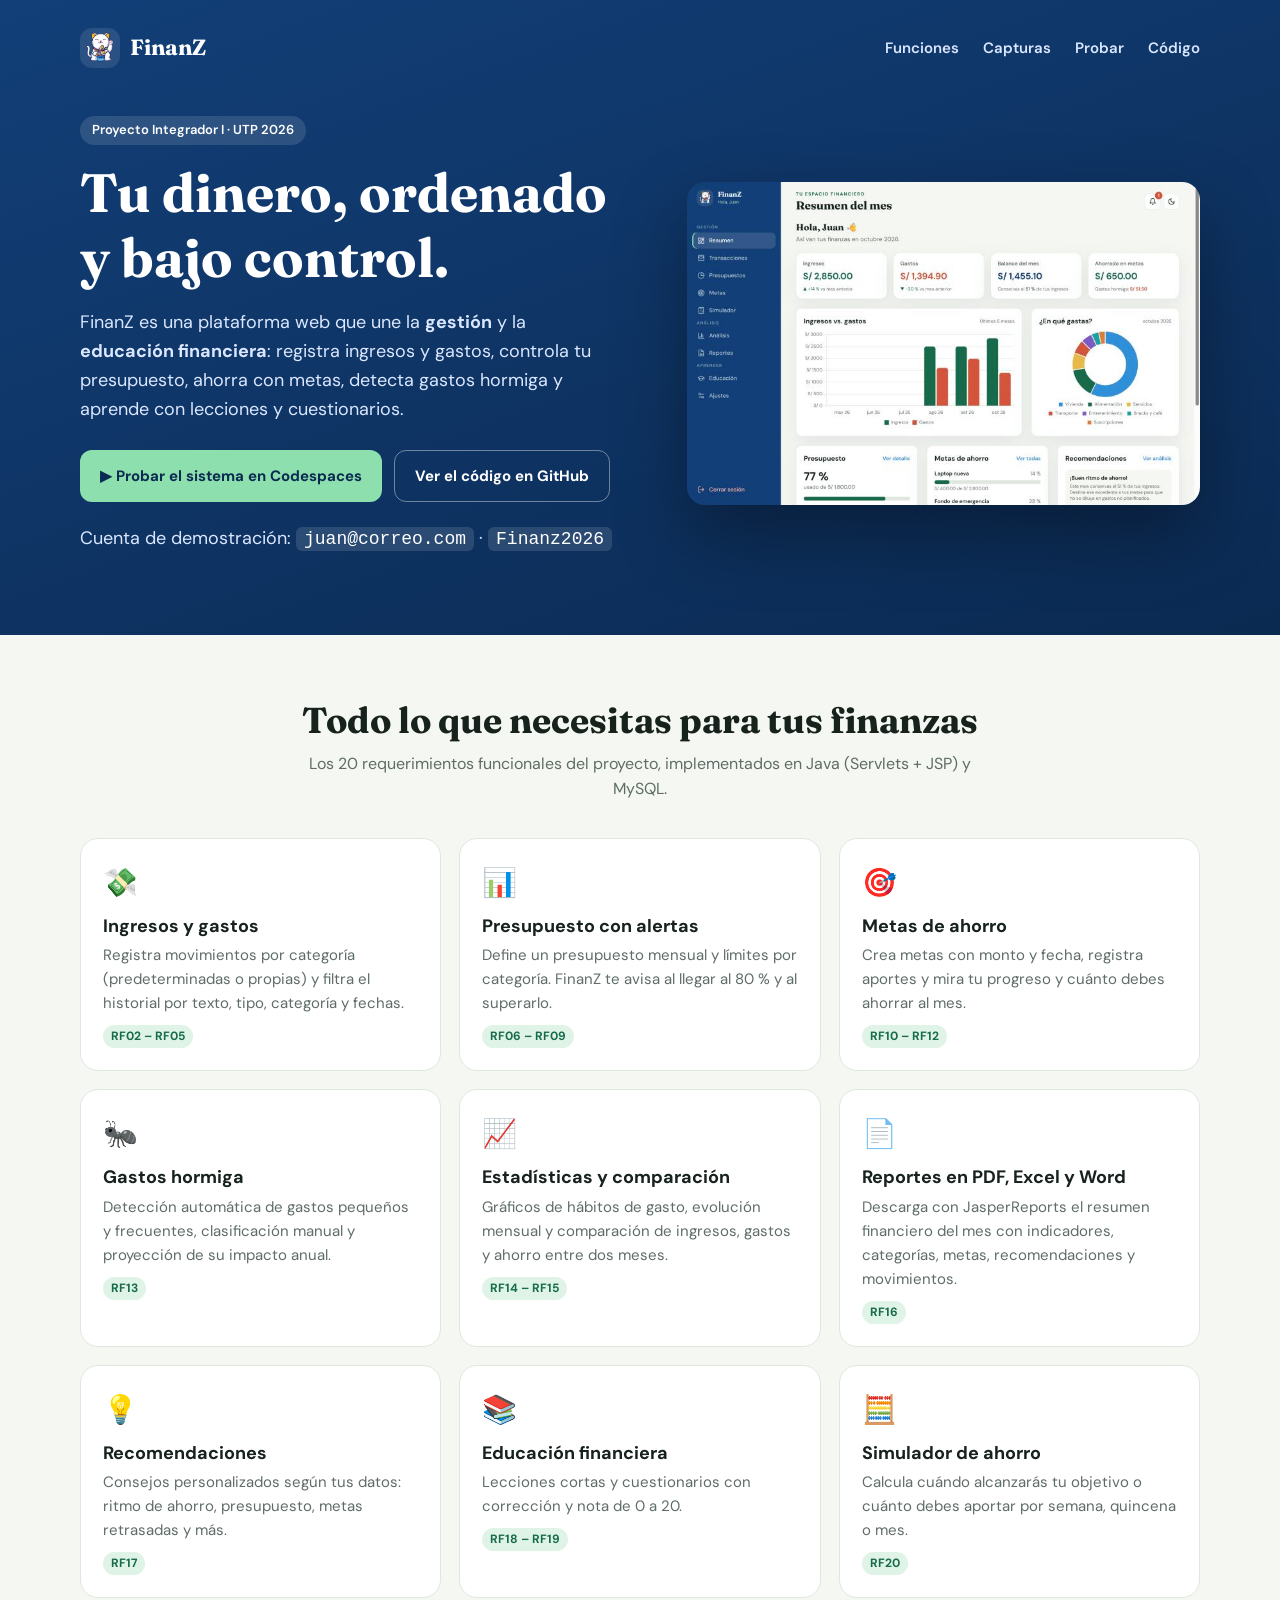
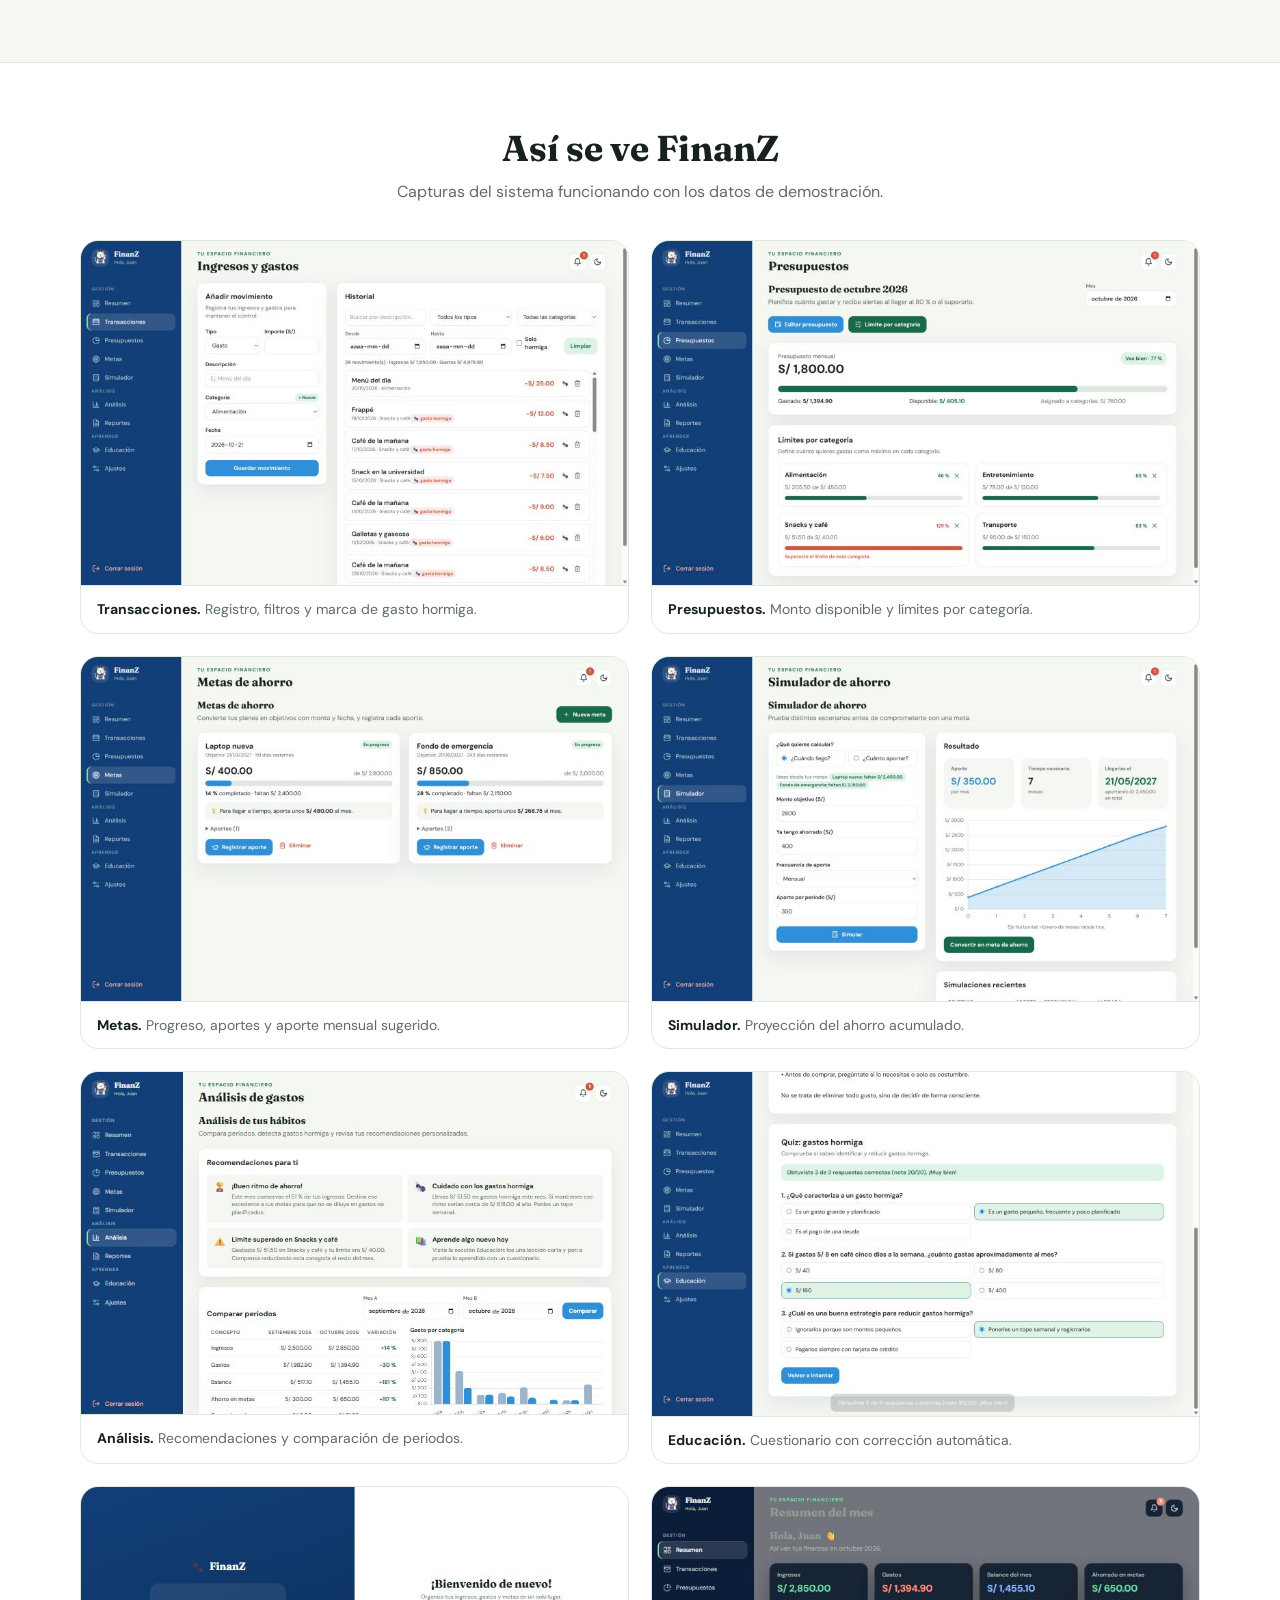
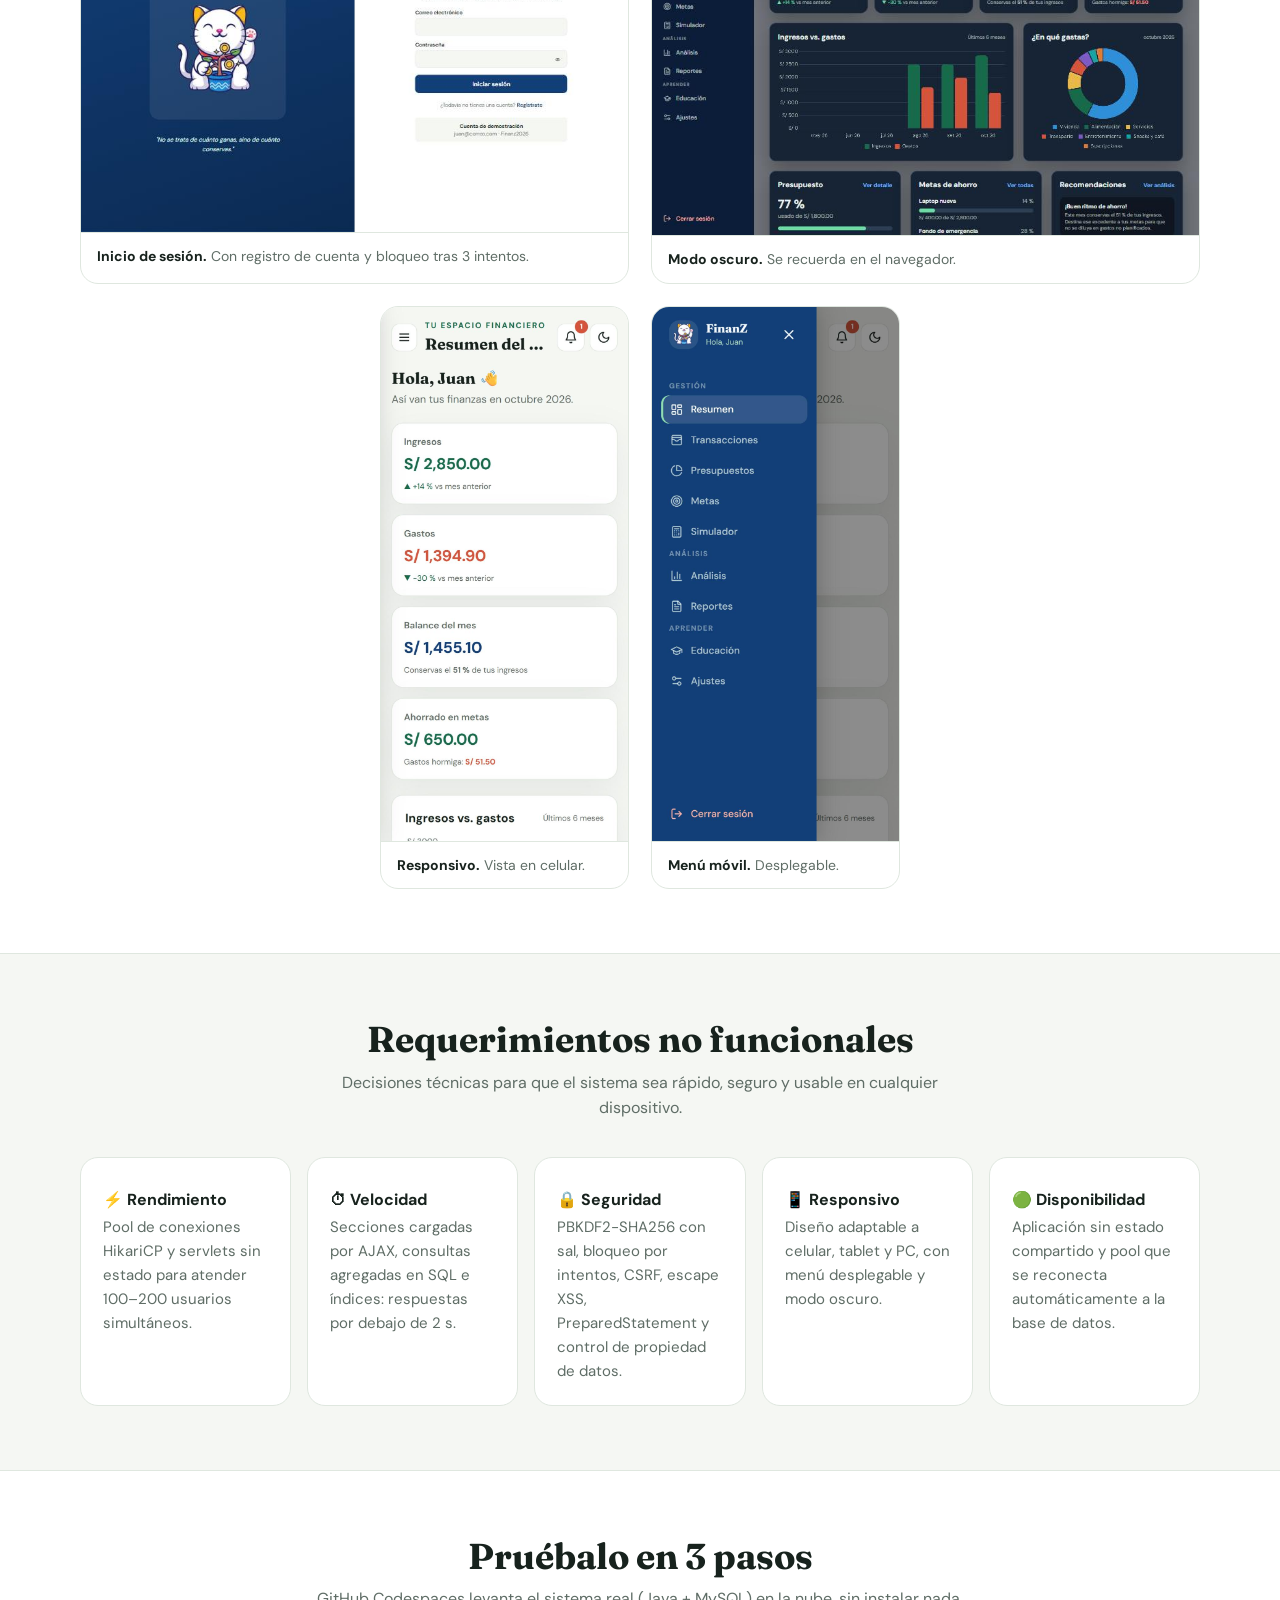
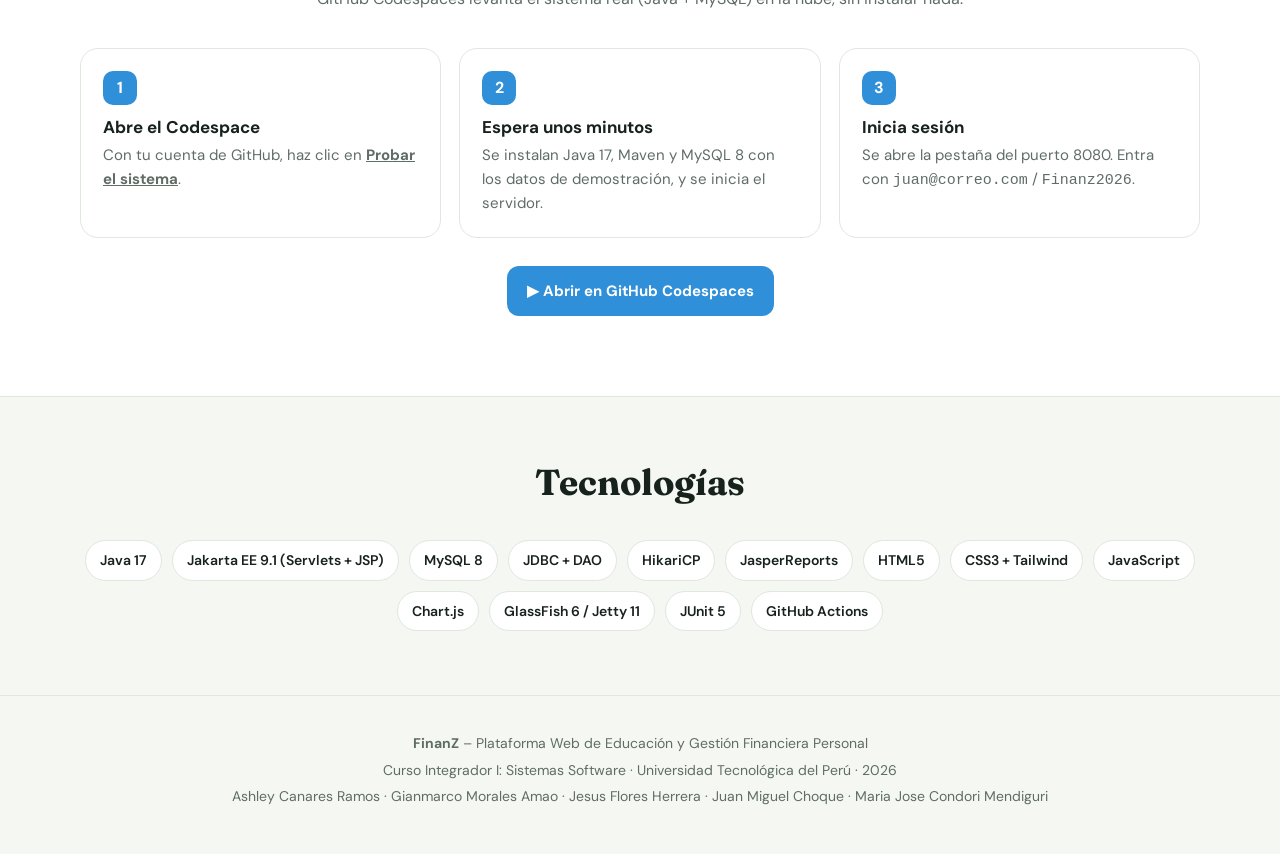
<file: docs/index.html>
<!DOCTYPE html>
<html lang="es">
<head>
    <meta charset="UTF-8">
    <meta name="viewport" content="width=device-width, initial-scale=1.0">
    <title>FinanZ · Educación y gestión financiera personal</title>
    <meta name="description" content="FinanZ: plataforma web para registrar ingresos y gastos, controlar presupuestos, ahorrar con metas y aprender finanzas personales. Proyecto Integrador I – UTP 2026.">
    <link rel="icon" href="img/gatito_finanz.png">
    <link rel="preconnect" href="https://fonts.googleapis.com">
    <link href="https://fonts.googleapis.com/css2?family=DM+Sans:wght@400;500;600;700&family=Fraunces:opsz,wght@9..144,700&display=swap" rel="stylesheet">
    <style>
        :root {
            --ink: #17221d; --muted: #5f6d66; --paper: #f5f7f3; --surface: #ffffff; --line: #dfe7df;
            --azul: #123f78; --azul-2: #0b2a52; --verde: #176b4a; --mint: #dff4e7; --celeste: #2f8fd8; --coral: #d4553c;
        }
        @media (prefers-color-scheme: dark) {
            :root { --ink: #edf5ef; --muted: #a9b7ae; --paper: #0f1622; --surface: #172435; --line: #2d3f55; --verde: #6cdda5; --mint: #183a2a; }
        }
        * { box-sizing: border-box; }
        body { margin: 0; font-family: "DM Sans", "Segoe UI", sans-serif; color: var(--ink); background: var(--paper); line-height: 1.6; }
        a { color: inherit; }
        .contenedor { width: min(1120px, 100% - 32px); margin-inline: auto; }
        h1, h2, h3 { line-height: 1.2; }
        h1, h2 { font-family: "Fraunces", serif; }

        /* Hero */
        .hero { background: linear-gradient(160deg, var(--azul) 0%, var(--azul-2) 100%); color: #fff; padding: 28px 0 64px; }
        .barra { display: flex; align-items: center; justify-content: space-between; gap: 16px; }
        .marca { display: flex; align-items: center; gap: 10px; font-family: "Fraunces", serif; font-size: 22px; font-weight: 700; text-decoration: none; }
        .marca img { width: 40px; height: 40px; border-radius: 12px; background: rgba(255,255,255,.1); }
        .barra nav a { color: #dbe7ff; text-decoration: none; font-weight: 600; margin-left: 20px; font-size: 15px; }
        .hero-grid { display: grid; grid-template-columns: 1.05fr .95fr; gap: 40px; align-items: center; margin-top: 48px; }
        .etiqueta { display: inline-block; padding: 4px 12px; border-radius: 999px; background: rgba(255,255,255,.12); font-size: 13px; font-weight: 600; }
        .hero h1 { font-size: clamp(34px, 5vw, 54px); margin: 16px 0 14px; }
        .hero p { color: #dbe7ff; font-size: 18px; max-width: 540px; }
        .acciones { display: flex; flex-wrap: wrap; gap: 12px; margin-top: 26px; }
        .btn { display: inline-flex; align-items: center; gap: 8px; padding: 13px 20px; border-radius: 12px; font-weight: 700; text-decoration: none; font-size: 15px; }
        .btn-principal { background: #8de0ae; color: #0b2a52; }
        .btn-secundario { border: 1px solid rgba(255,255,255,.4); color: #fff; }
        .btn:focus-visible { outline: 3px solid #f4c762; outline-offset: 3px; }
        .demo { margin-top: 22px; font-size: 14px; color: #c7d6f2; }
        .demo code { background: rgba(255,255,255,.12); padding: 2px 8px; border-radius: 6px; color: #fff; }
        .captura-hero { border-radius: 18px; box-shadow: 0 30px 70px rgba(0,0,0,.35); width: 100%; height: auto; display: block; }

        /* Secciones */
        section { padding: 64px 0; }
        .titulo-seccion { text-align: center; max-width: 680px; margin: 0 auto 36px; }
        .titulo-seccion h2 { font-size: clamp(26px, 3.5vw, 36px); margin: 0 0 8px; }
        .titulo-seccion p { color: var(--muted); margin: 0; }
        .tarjetas { display: grid; grid-template-columns: repeat(3, 1fr); gap: 18px; }
        .tarjeta { background: var(--surface); border: 1px solid var(--line); border-radius: 18px; padding: 22px; }
        .tarjeta .icono { font-size: 28px; }
        .tarjeta h3 { margin: 10px 0 6px; font-size: 18px; }
        .tarjeta p { margin: 0; color: var(--muted); font-size: 15px; }
        .tarjeta .rf { display: inline-block; margin-top: 10px; font-size: 12px; font-weight: 700; color: var(--verde); background: var(--mint); padding: 2px 8px; border-radius: 999px; }

        .galeria { display: grid; grid-template-columns: repeat(2, 1fr); gap: 22px; }
        figure { margin: 0; background: var(--surface); border: 1px solid var(--line); border-radius: 18px; overflow: hidden; }
        figure img { width: 100%; height: auto; display: block; border-bottom: 1px solid var(--line); }
        figcaption { padding: 12px 16px; font-size: 14px; color: var(--muted); }
        figcaption strong { color: var(--ink); }
        .movil { display: grid; grid-template-columns: 1fr 1fr; gap: 22px; max-width: 520px; margin: 22px auto 0; }

        .rnf { display: grid; grid-template-columns: repeat(auto-fit, minmax(210px, 1fr)); gap: 16px; }
        .rnf .tarjeta h3 { font-size: 16px; }

        .pasos { counter-reset: paso; display: grid; grid-template-columns: repeat(3, 1fr); gap: 18px; }
        .paso { background: var(--surface); border: 1px solid var(--line); border-radius: 18px; padding: 22px; }
        .paso::before { counter-increment: paso; content: counter(paso); display: inline-flex; width: 34px; height: 34px; border-radius: 10px; align-items: center; justify-content: center; background: var(--celeste); color: #fff; font-weight: 700; }
        .paso h3 { margin: 12px 0 6px; font-size: 17px; }
        .paso p { margin: 0; color: var(--muted); font-size: 15px; }

        .tecnologias { display: flex; flex-wrap: wrap; justify-content: center; gap: 10px; }
        .tecnologias span { padding: 8px 14px; border-radius: 999px; background: var(--surface); border: 1px solid var(--line); font-weight: 600; font-size: 14px; }

        footer { border-top: 1px solid var(--line); padding: 32px 0 44px; color: var(--muted); font-size: 14px; text-align: center; }
        footer p { margin: 4px 0; }

        @media (max-width: 900px) {
            .hero-grid { grid-template-columns: 1fr; }
            .tarjetas, .pasos { grid-template-columns: 1fr 1fr; }
            .galeria { grid-template-columns: 1fr; }
            .barra nav { display: none; }
        }
        @media (max-width: 560px) {
            .tarjetas, .pasos { grid-template-columns: 1fr; }
            .hero p { font-size: 16px; }
        }
    </style>
</head>
<body>

<header class="hero">
    <div class="contenedor">
        <div class="barra">
            <a class="marca" href="#"><img src="img/gatito_finanz.png" alt="">FinanZ</a>
            <nav aria-label="Secciones de la página">
                <a href="#funciones">Funciones</a>
                <a href="#capturas">Capturas</a>
                <a href="#probar">Probar</a>
                <a href="https://github.com/Gian3011/finanz">Código</a>
            </nav>
        </div>

        <div class="hero-grid">
            <div>
                <span class="etiqueta">Proyecto Integrador I · UTP 2026</span>
                <h1>Tu dinero, ordenado y bajo control.</h1>
                <p>FinanZ es una plataforma web que une la <strong>gestión</strong> y la <strong>educación financiera</strong>:
                    registra ingresos y gastos, controla tu presupuesto, ahorra con metas, detecta gastos hormiga y aprende con lecciones y cuestionarios.</p>
                <div class="acciones">
                    <a class="btn btn-principal" href="https://codespaces.new/Gian3011/finanz?quickstart=1">▶ Probar el sistema en Codespaces</a>
                    <a class="btn btn-secundario" href="https://github.com/Gian3011/finanz">Ver el código en GitHub</a>
                </div>
                <p class="demo">Cuenta de demostración: <code>juan@correo.com</code> · <code>Finanz2026</code></p>
            </div>
            <img class="captura-hero" src="img/resumen.jpg" alt="Panel principal de FinanZ con ingresos, gastos, balance y gráficos del mes" width="800" height="503">
        </div>
    </div>
</header>

<main>
    <section id="funciones">
        <div class="contenedor">
            <div class="titulo-seccion">
                <h2>Todo lo que necesitas para tus finanzas</h2>
                <p>Los 20 requerimientos funcionales del proyecto, implementados en Java (Servlets + JSP) y MySQL.</p>
            </div>
            <div class="tarjetas">
                <article class="tarjeta"><div class="icono" aria-hidden="true">💸</div><h3>Ingresos y gastos</h3><p>Registra movimientos por categoría (predeterminadas o propias) y filtra el historial por texto, tipo, categoría y fechas.</p><span class="rf">RF02 – RF05</span></article>
                <article class="tarjeta"><div class="icono" aria-hidden="true">📊</div><h3>Presupuesto con alertas</h3><p>Define un presupuesto mensual y límites por categoría. FinanZ te avisa al llegar al 80 % y al superarlo.</p><span class="rf">RF06 – RF09</span></article>
                <article class="tarjeta"><div class="icono" aria-hidden="true">🎯</div><h3>Metas de ahorro</h3><p>Crea metas con monto y fecha, registra aportes y mira tu progreso y cuánto debes ahorrar al mes.</p><span class="rf">RF10 – RF12</span></article>
                <article class="tarjeta"><div class="icono" aria-hidden="true">🐜</div><h3>Gastos hormiga</h3><p>Detección automática de gastos pequeños y frecuentes, clasificación manual y proyección de su impacto anual.</p><span class="rf">RF13</span></article>
                <article class="tarjeta"><div class="icono" aria-hidden="true">📈</div><h3>Estadísticas y comparación</h3><p>Gráficos de hábitos de gasto, evolución mensual y comparación de ingresos, gastos y ahorro entre dos meses.</p><span class="rf">RF14 – RF15</span></article>
                <article class="tarjeta"><div class="icono" aria-hidden="true">📄</div><h3>Reportes en PDF, Excel y Word</h3><p>Descarga con JasperReports el resumen financiero del mes con indicadores, categorías, metas, recomendaciones y movimientos.</p><span class="rf">RF16</span></article>
                <article class="tarjeta"><div class="icono" aria-hidden="true">💡</div><h3>Recomendaciones</h3><p>Consejos personalizados según tus datos: ritmo de ahorro, presupuesto, metas retrasadas y más.</p><span class="rf">RF17</span></article>
                <article class="tarjeta"><div class="icono" aria-hidden="true">📚</div><h3>Educación financiera</h3><p>Lecciones cortas y cuestionarios con corrección y nota de 0 a 20.</p><span class="rf">RF18 – RF19</span></article>
                <article class="tarjeta"><div class="icono" aria-hidden="true">🧮</div><h3>Simulador de ahorro</h3><p>Calcula cuándo alcanzarás tu objetivo o cuánto debes aportar por semana, quincena o mes.</p><span class="rf">RF20</span></article>
            </div>
        </div>
    </section>

    <section id="capturas" style="background:var(--surface);border-block:1px solid var(--line)">
        <div class="contenedor">
            <div class="titulo-seccion">
                <h2>Así se ve FinanZ</h2>
                <p>Capturas del sistema funcionando con los datos de demostración.</p>
            </div>
            <div class="galeria">
                <figure><img src="img/transacciones.jpg" alt="Pantalla de transacciones con formulario y historial filtrable" loading="lazy" width="800" height="503"><figcaption><strong>Transacciones.</strong> Registro, filtros y marca de gasto hormiga.</figcaption></figure>
                <figure><img src="img/presupuesto.jpg" alt="Pantalla de presupuesto mensual con límites por categoría" loading="lazy" width="800" height="503"><figcaption><strong>Presupuestos.</strong> Monto disponible y límites por categoría.</figcaption></figure>
                <figure><img src="img/metas.jpg" alt="Pantalla de metas de ahorro con barras de progreso" loading="lazy" width="800" height="503"><figcaption><strong>Metas.</strong> Progreso, aportes y aporte mensual sugerido.</figcaption></figure>
                <figure><img src="img/simulador.jpg" alt="Simulador de ahorro con gráfico de proyección" loading="lazy" width="800" height="503"><figcaption><strong>Simulador.</strong> Proyección del ahorro acumulado.</figcaption></figure>
                <figure><img src="img/analisis.jpg" alt="Análisis con recomendaciones y comparación de periodos" loading="lazy" width="800" height="500"><figcaption><strong>Análisis.</strong> Recomendaciones y comparación de periodos.</figcaption></figure>
                <figure><img src="img/educacion.jpg" alt="Cuestionario de educación financiera corregido" loading="lazy" width="800" height="503"><figcaption><strong>Educación.</strong> Cuestionario con corrección automática.</figcaption></figure>
                <figure><img src="img/login.jpg" alt="Pantalla de inicio de sesión" loading="lazy" width="800" height="504"><figcaption><strong>Inicio de sesión.</strong> Con registro de cuenta y bloqueo tras 3 intentos.</figcaption></figure>
                <figure><img src="img/oscuro.jpg" alt="Panel principal en modo oscuro" loading="lazy" width="800" height="509"><figcaption><strong>Modo oscuro.</strong> Se recuerda en el navegador.</figcaption></figure>
            </div>
            <div class="movil">
                <figure><img src="img/movil.jpg" alt="Panel principal en un celular" loading="lazy" width="800" height="1731"><figcaption><strong>Responsivo.</strong> Vista en celular.</figcaption></figure>
                <figure><img src="img/movil-menu.jpg" alt="Menú lateral desplegable en un celular" loading="lazy" width="800" height="1731"><figcaption><strong>Menú móvil.</strong> Desplegable.</figcaption></figure>
            </div>
        </div>
    </section>

    <section id="calidad">
        <div class="contenedor">
            <div class="titulo-seccion">
                <h2>Requerimientos no funcionales</h2>
                <p>Decisiones técnicas para que el sistema sea rápido, seguro y usable en cualquier dispositivo.</p>
            </div>
            <div class="rnf">
                <article class="tarjeta"><h3>⚡ Rendimiento</h3><p>Pool de conexiones HikariCP y servlets sin estado para atender 100–200 usuarios simultáneos.</p></article>
                <article class="tarjeta"><h3>⏱ Velocidad</h3><p>Secciones cargadas por AJAX, consultas agregadas en SQL e índices: respuestas por debajo de 2 s.</p></article>
                <article class="tarjeta"><h3>🔒 Seguridad</h3><p>PBKDF2-SHA256 con sal, bloqueo por intentos, CSRF, escape XSS, PreparedStatement y control de propiedad de datos.</p></article>
                <article class="tarjeta"><h3>📱 Responsivo</h3><p>Diseño adaptable a celular, tablet y PC, con menú desplegable y modo oscuro.</p></article>
                <article class="tarjeta"><h3>🟢 Disponibilidad</h3><p>Aplicación sin estado compartido y pool que se reconecta automáticamente a la base de datos.</p></article>
            </div>
        </div>
    </section>

    <section id="probar" style="background:var(--surface);border-block:1px solid var(--line)">
        <div class="contenedor">
            <div class="titulo-seccion">
                <h2>Pruébalo en 3 pasos</h2>
                <p>GitHub Codespaces levanta el sistema real (Java + MySQL) en la nube, sin instalar nada.</p>
            </div>
            <div class="pasos">
                <div class="paso"><h3>Abre el Codespace</h3><p>Con tu cuenta de GitHub, haz clic en <a href="https://codespaces.new/Gian3011/finanz?quickstart=1"><strong>Probar el sistema</strong></a>.</p></div>
                <div class="paso"><h3>Espera unos minutos</h3><p>Se instalan Java 17, Maven y MySQL 8 con los datos de demostración, y se inicia el servidor.</p></div>
                <div class="paso"><h3>Inicia sesión</h3><p>Se abre la pestaña del puerto 8080. Entra con <code>juan@correo.com</code> / <code>Finanz2026</code>.</p></div>
            </div>
            <p style="text-align:center;margin-top:28px">
                <a class="btn" style="background:var(--celeste);color:#fff" href="https://codespaces.new/Gian3011/finanz?quickstart=1">▶ Abrir en GitHub Codespaces</a>
            </p>
        </div>
    </section>

    <section id="tecnologias">
        <div class="contenedor">
            <div class="titulo-seccion"><h2>Tecnologías</h2></div>
            <div class="tecnologias">
                <span>Java 17</span><span>Jakarta EE 9.1 (Servlets + JSP)</span><span>MySQL 8</span><span>JDBC + DAO</span>
                <span>HikariCP</span><span>JasperReports</span><span>HTML5</span><span>CSS3 + Tailwind</span><span>JavaScript</span>
                <span>Chart.js</span><span>GlassFish 6 / Jetty 11</span><span>JUnit 5</span><span>GitHub Actions</span>
            </div>
        </div>
    </section>
</main>

<footer>
    <div class="contenedor">
        <p><strong>FinanZ</strong> – Plataforma Web de Educación y Gestión Financiera Personal</p>
        <p>Curso Integrador I: Sistemas Software · Universidad Tecnológica del Perú · 2026</p>
        <p>Ashley Canares Ramos · Gianmarco Morales Amao · Jesus Flores Herrera · Juan Miguel Choque · Maria Jose Condori Mendiguri</p>
    </div>
</footer>

</body>
</html>
</file>
